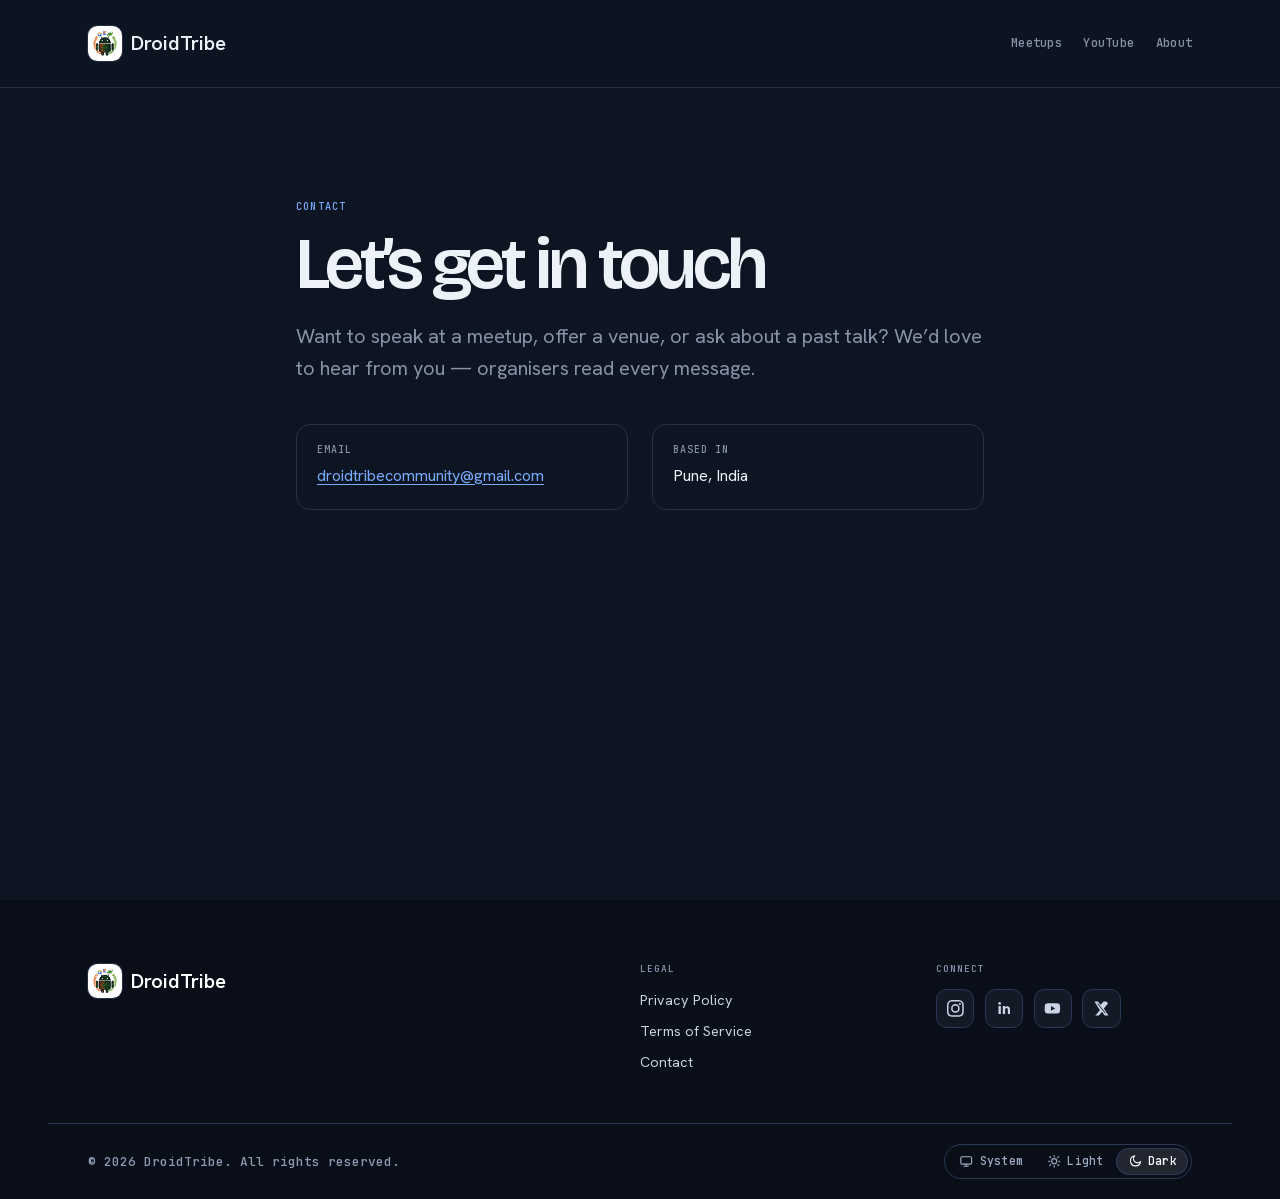
<file: contact.html>
<!doctype html>
<html lang="en" data-theme="dark">
  <head>
    <meta charset="UTF-8" />
    <meta name="viewport" content="width=device-width, initial-scale=1" />
    <meta
      name="description"
      content="Get in touch with the DroidTribe organisers about speaking, venues or past talks."
    />
    <meta name="theme-color" content="#0e1522" />
    <title>Contact — DroidTribe</title>
    <link
      rel="icon"
      type="image/png"
      sizes="32x32"
      href="assets/brand/favicon-32.png"
    />
    <link
      rel="icon"
      type="image/png"
      sizes="256x256"
      href="assets/brand/mark.png"
    />
    <link rel="apple-touch-icon" href="assets/brand/apple-touch-icon.png" />
    <link rel="stylesheet" href="css/tokens.css?v=20260826-0900" />
    <link rel="stylesheet" href="css/base.css?v=20260826-0900" />
    <link rel="stylesheet" href="css/header.css?v=20260826-0900" />
    <link rel="stylesheet" href="css/hero.css?v=20260826-0900" />
    <link rel="stylesheet" href="css/about.css?v=20260826-0900" />
    <link rel="stylesheet" href="css/archive.css?v=20260826-0900" />
    <link rel="stylesheet" href="css/lightbox.css?v=20260826-0900" />
    <link rel="stylesheet" href="css/footer.css?v=20260826-0900" />
    <link rel="stylesheet" href="css/legal.css?v=20260826-0900" />
    <link rel="stylesheet" href="css/embed.css?v=20260826-0900" />
  </head>
  <body>
    <a class="skip-link" href="#main">Skip to content</a>
    <header class="site-header">
      <a class="wordmark" href="index.html" aria-label="DroidTribe home"
        ><img src="assets/brand/mark.png" alt="" /><span data-site-name
          >DroidTribe</span
        ></a
      >
      <button
        class="nav-toggle"
        type="button"
        data-nav-toggle
        aria-expanded="false"
        aria-controls="site-nav"
        aria-label="Open menu"
      >
        <svg
          class="nav-toggle-lines"
          viewBox="0 0 24 24"
          fill="none"
          stroke="currentColor"
          stroke-width="2"
          stroke-linecap="round"
          aria-hidden="true"
        >
          <path d="M4 7h16M4 12h16M4 17h16" />
        </svg>
        <svg
          class="nav-toggle-cross"
          viewBox="0 0 24 24"
          fill="none"
          stroke="currentColor"
          stroke-width="2"
          stroke-linecap="round"
          aria-hidden="true"
        >
          <path d="M6 6l12 12M18 6 6 18" />
        </svg>
      </button>
      <nav id="site-nav" aria-label="Primary">
        <a href="index.html#meetups">Meetups</a
        ><a data-site-youtube target="_blank" rel="noreferrer">YouTube</a
        ><a href="index.html#about">About</a>
      </nav>
    </header>

    <main class="legal-page" id="main">
      <article class="shell legal-shell contact-content">
        <p class="eyebrow">Contact</p>
        <h1>Let’s get in touch</h1>
        <p class="legal-lede">
          Want to speak at a meetup, offer a venue, or ask about a past talk?
          We’d love to hear from you — organisers read every message.
        </p>
        <div class="contact-details">
          <div><span>Email</span><a data-site-email></a></div>
          <div>
            <span>Based in</span>
            <p>Pune, India</p>
          </div>
        </div>
      </article>
    </main>

    <footer class="footer">
      <div class="shell footer-grid">
        <div class="footer-brand">
          <a class="wordmark" href="index.html">
            <img src="assets/brand/mark.png" alt="" />
            <span data-site-name>DroidTribe</span>
          </a>
        </div>
        <div>
          <p class="footer-label">Legal</p>
          <a href="privacy-policy.html">Privacy Policy</a>
          <a href="terms-of-services.html">Terms of Service</a>
          <a href="contact.html">Contact</a>
        </div>
        <div>
          <p class="footer-label">Connect</p>
          <div class="footer-socials" data-site-socials></div>
        </div>
      </div>
      <div class="shell footer-bottom">
        <span class="footer-copyright"
          >© <span data-site-year>2026</span>
          <span data-site-name>DroidTribe</span>. All rights reserved.</span
        >
        <div
          class="theme-switcher footer-theme-switcher"
          role="radiogroup"
          aria-label="Color theme"
        >
          <button type="button" role="radio" data-theme-choice="system">
            <svg
              viewBox="0 0 24 24"
              fill="none"
              stroke="currentColor"
              stroke-width="1.9"
              stroke-linecap="round"
              stroke-linejoin="round"
              aria-hidden="true"
            >
              <rect x="3" y="4.5" width="18" height="12.5" rx="2" />
              <path d="M8.5 20.5h7M12 17v3.5" /></svg
            >System
          </button>
          <button type="button" role="radio" data-theme-choice="light">
            <svg
              viewBox="0 0 24 24"
              fill="none"
              stroke="currentColor"
              stroke-width="1.9"
              stroke-linecap="round"
              stroke-linejoin="round"
              aria-hidden="true"
            >
              <circle cx="12" cy="12" r="4.2" />
              <path
                d="M12 2.5v2.2M12 19.3v2.2M4.6 4.6l1.6 1.6M17.8 17.8l1.6 1.6M2.5 12h2.2M19.3 12h2.2M4.6 19.4l1.6-1.6M17.8 6.2l1.6-1.6"
              /></svg
            >Light
          </button>
          <button type="button" role="radio" data-theme-choice="dark">
            <svg
              viewBox="0 0 24 24"
              fill="none"
              stroke="currentColor"
              stroke-width="1.9"
              stroke-linecap="round"
              stroke-linejoin="round"
              aria-hidden="true"
            >
              <path
                d="M21 12.8A8.5 8.5 0 1 1 11.2 3a6.6 6.6 0 0 0 9.8 9.8z"
              /></svg
            >Dark
          </button>
        </div>
      </div>
    </footer>
    <script src="data/site.js?v=20260826-0900"></script>
    <script src="js/env.js?v=20260826-0900"></script>
    <script src="js/site.js?v=20260826-0900"></script>
    <script src="js/theme.js?v=20260826-0900"></script>
    <script src="js/nav.js?v=20260826-0900"></script>
    <script src="js/embed.js?v=20260826-0900"></script>
  </body>
</html>
</file>
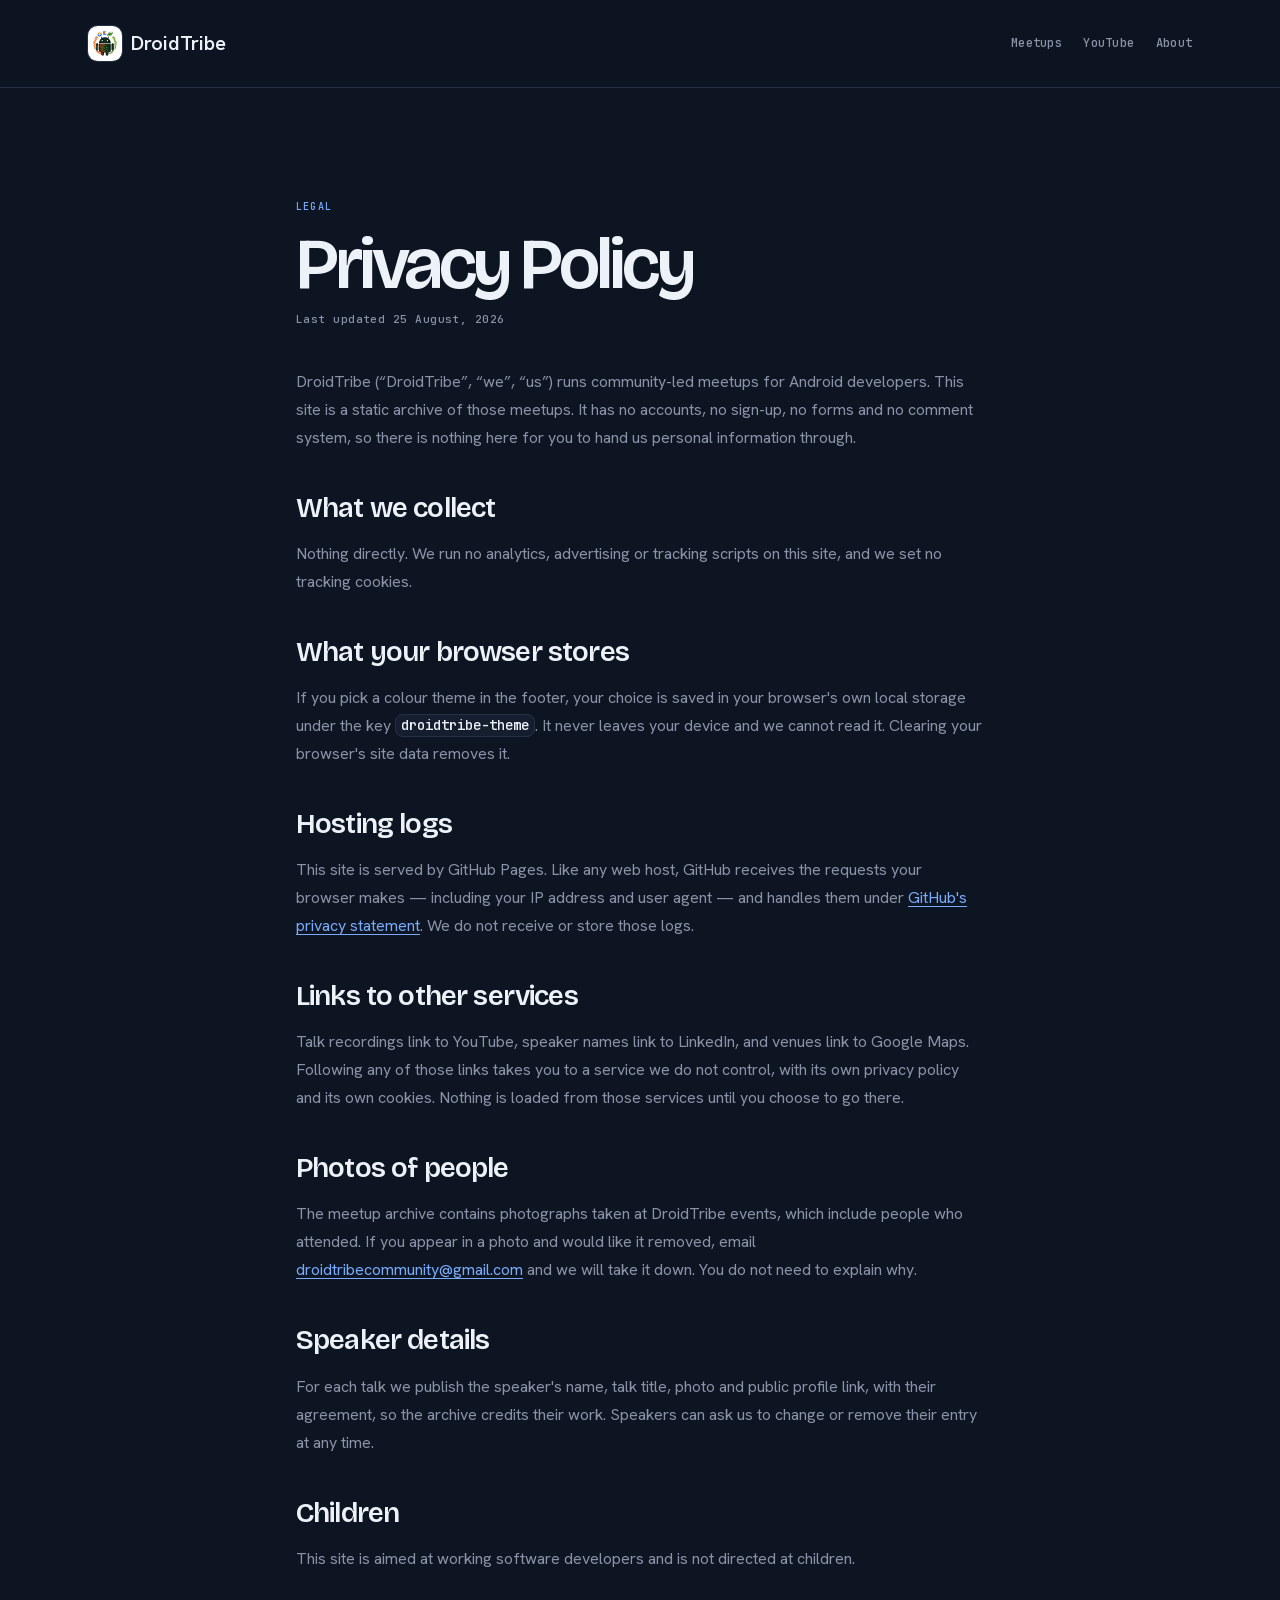
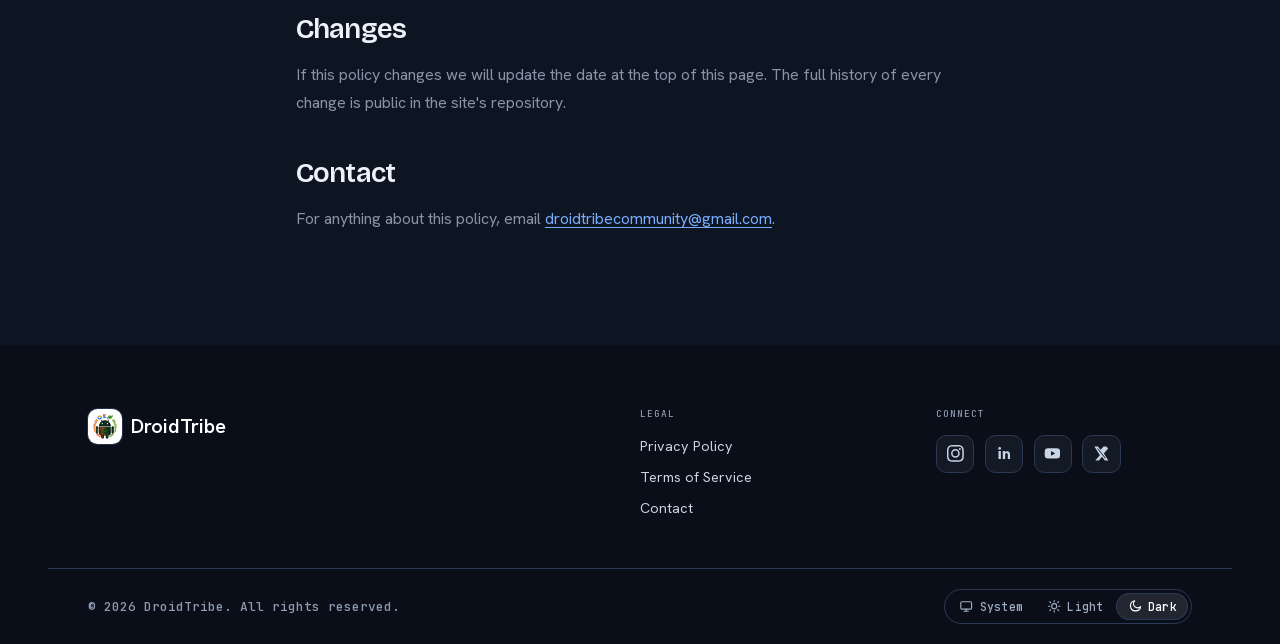
<file: privacy-policy.html>
<!doctype html>
<html lang="en" data-theme="dark">
  <head>
    <meta charset="UTF-8" />
    <meta name="viewport" content="width=device-width, initial-scale=1" />
    <meta
      name="description"
      content="How the DroidTribe meetup archive handles data: no accounts, no analytics, no tracking cookies."
    />
    <meta name="theme-color" content="#0e1522" />
    <title>Privacy Policy — DroidTribe</title>
    <link
      rel="icon"
      type="image/png"
      sizes="32x32"
      href="assets/brand/favicon-32.png"
    />
    <link
      rel="icon"
      type="image/png"
      sizes="256x256"
      href="assets/brand/mark.png"
    />
    <link rel="apple-touch-icon" href="assets/brand/apple-touch-icon.png" />
    <link rel="stylesheet" href="css/tokens.css?v=20260826-0900" />
    <link rel="stylesheet" href="css/base.css?v=20260826-0900" />
    <link rel="stylesheet" href="css/header.css?v=20260826-0900" />
    <link rel="stylesheet" href="css/hero.css?v=20260826-0900" />
    <link rel="stylesheet" href="css/about.css?v=20260826-0900" />
    <link rel="stylesheet" href="css/archive.css?v=20260826-0900" />
    <link rel="stylesheet" href="css/lightbox.css?v=20260826-0900" />
    <link rel="stylesheet" href="css/footer.css?v=20260826-0900" />
    <link rel="stylesheet" href="css/legal.css?v=20260826-0900" />
    <link rel="stylesheet" href="css/embed.css?v=20260826-0900" />
  </head>
  <body>
    <a class="skip-link" href="#main">Skip to content</a>
    <header class="site-header">
      <a class="wordmark" href="index.html" aria-label="DroidTribe home"
        ><img src="assets/brand/mark.png" alt="" /><span data-site-name
          >DroidTribe</span
        ></a
      >
      <button
        class="nav-toggle"
        type="button"
        data-nav-toggle
        aria-expanded="false"
        aria-controls="site-nav"
        aria-label="Open menu"
      >
        <svg
          class="nav-toggle-lines"
          viewBox="0 0 24 24"
          fill="none"
          stroke="currentColor"
          stroke-width="2"
          stroke-linecap="round"
          aria-hidden="true"
        >
          <path d="M4 7h16M4 12h16M4 17h16" />
        </svg>
        <svg
          class="nav-toggle-cross"
          viewBox="0 0 24 24"
          fill="none"
          stroke="currentColor"
          stroke-width="2"
          stroke-linecap="round"
          aria-hidden="true"
        >
          <path d="M6 6l12 12M18 6 6 18" />
        </svg>
      </button>
      <nav id="site-nav" aria-label="Primary">
        <a href="index.html#meetups">Meetups</a
        ><a data-site-youtube target="_blank" rel="noreferrer">YouTube</a
        ><a href="index.html#about">About</a>
      </nav>
    </header>

    <main class="legal-page" id="main">
      <article class="shell legal-shell">
        <p class="eyebrow">Legal</p>
        <h1>Privacy Policy</h1>
        <p class="legal-updated">Last updated 25 August, 2026</p>
        <div class="legal-content">
          <p>
            DroidTribe (“DroidTribe”, “we”, “us”) runs community-led meetups for
            Android developers. This site is a static archive of those meetups.
            It has no accounts, no sign-up, no forms and no comment system, so
            there is nothing here for you to hand us personal information
            through.
          </p>
          <h2>What we collect</h2>
          <p>
            Nothing directly. We run no analytics, advertising or tracking
            scripts on this site, and we set no tracking cookies.
          </p>
          <h2>What your browser stores</h2>
          <p>
            If you pick a colour theme in the footer, your choice is saved in
            your browser's own local storage under the key
            <code>droidtribe-theme</code>. It never leaves your device and we
            cannot read it. Clearing your browser's site data removes it.
          </p>
          <h2>Hosting logs</h2>
          <p>
            This site is served by GitHub Pages. Like any web host, GitHub
            receives the requests your browser makes — including your IP address
            and user agent — and handles them under
            <a
              href="https://docs.github.com/site-policy/privacy-policies/github-general-privacy-statement"
              target="_blank"
              rel="noreferrer"
              >GitHub's privacy statement</a
            >. We do not receive or store those logs.
          </p>
          <h2>Links to other services</h2>
          <p>
            Talk recordings link to YouTube, speaker names link to LinkedIn, and
            venues link to Google Maps. Following any of those links takes you
            to a service we do not control, with its own privacy policy and its
            own cookies. Nothing is loaded from those services until you choose
            to go there.
          </p>
          <h2>Photos of people</h2>
          <p>
            The meetup archive contains photographs taken at DroidTribe events,
            which include people who attended. If you appear in a photo and
            would like it removed, email
            <a data-site-email></a>
            and we will take it down. You do not need to explain why.
          </p>
          <h2>Speaker details</h2>
          <p>
            For each talk we publish the speaker's name, talk title, photo and
            public profile link, with their agreement, so the archive credits
            their work. Speakers can ask us to change or remove their entry at
            any time.
          </p>
          <h2>Children</h2>
          <p>
            This site is aimed at working software developers and is not
            directed at children.
          </p>
          <h2>Changes</h2>
          <p>
            If this policy changes we will update the date at the top of this
            page. The full history of every change is public in the site's
            repository.
          </p>
          <h2>Contact</h2>
          <p>
            For anything about this policy, email
            <a data-site-email></a>.
          </p>
        </div>
      </article>
    </main>

    <footer class="footer">
      <div class="shell footer-grid">
        <div class="footer-brand">
          <a class="wordmark" href="index.html">
            <img src="assets/brand/mark.png" alt="" />
            <span data-site-name>DroidTribe</span>
          </a>
        </div>
        <div>
          <p class="footer-label">Legal</p>
          <a href="privacy-policy.html">Privacy Policy</a>
          <a href="terms-of-services.html">Terms of Service</a>
          <a href="contact.html">Contact</a>
        </div>
        <div>
          <p class="footer-label">Connect</p>
          <div class="footer-socials" data-site-socials></div>
        </div>
      </div>
      <div class="shell footer-bottom">
        <span class="footer-copyright"
          >© <span data-site-year>2026</span>
          <span data-site-name>DroidTribe</span>. All rights reserved.</span
        >
        <div
          class="theme-switcher footer-theme-switcher"
          role="radiogroup"
          aria-label="Color theme"
        >
          <button type="button" role="radio" data-theme-choice="system">
            <svg
              viewBox="0 0 24 24"
              fill="none"
              stroke="currentColor"
              stroke-width="1.9"
              stroke-linecap="round"
              stroke-linejoin="round"
              aria-hidden="true"
            >
              <rect x="3" y="4.5" width="18" height="12.5" rx="2" />
              <path d="M8.5 20.5h7M12 17v3.5" /></svg
            >System
          </button>
          <button type="button" role="radio" data-theme-choice="light">
            <svg
              viewBox="0 0 24 24"
              fill="none"
              stroke="currentColor"
              stroke-width="1.9"
              stroke-linecap="round"
              stroke-linejoin="round"
              aria-hidden="true"
            >
              <circle cx="12" cy="12" r="4.2" />
              <path
                d="M12 2.5v2.2M12 19.3v2.2M4.6 4.6l1.6 1.6M17.8 17.8l1.6 1.6M2.5 12h2.2M19.3 12h2.2M4.6 19.4l1.6-1.6M17.8 6.2l1.6-1.6"
              /></svg
            >Light
          </button>
          <button type="button" role="radio" data-theme-choice="dark">
            <svg
              viewBox="0 0 24 24"
              fill="none"
              stroke="currentColor"
              stroke-width="1.9"
              stroke-linecap="round"
              stroke-linejoin="round"
              aria-hidden="true"
            >
              <path
                d="M21 12.8A8.5 8.5 0 1 1 11.2 3a6.6 6.6 0 0 0 9.8 9.8z"
              /></svg
            >Dark
          </button>
        </div>
      </div>
    </footer>
    <script src="data/site.js?v=20260826-0900"></script>
    <script src="js/env.js?v=20260826-0900"></script>
    <script src="js/site.js?v=20260826-0900"></script>
    <script src="js/theme.js?v=20260826-0900"></script>
    <script src="js/nav.js?v=20260826-0900"></script>
    <script src="js/embed.js?v=20260826-0900"></script>
  </body>
</html>
</file>
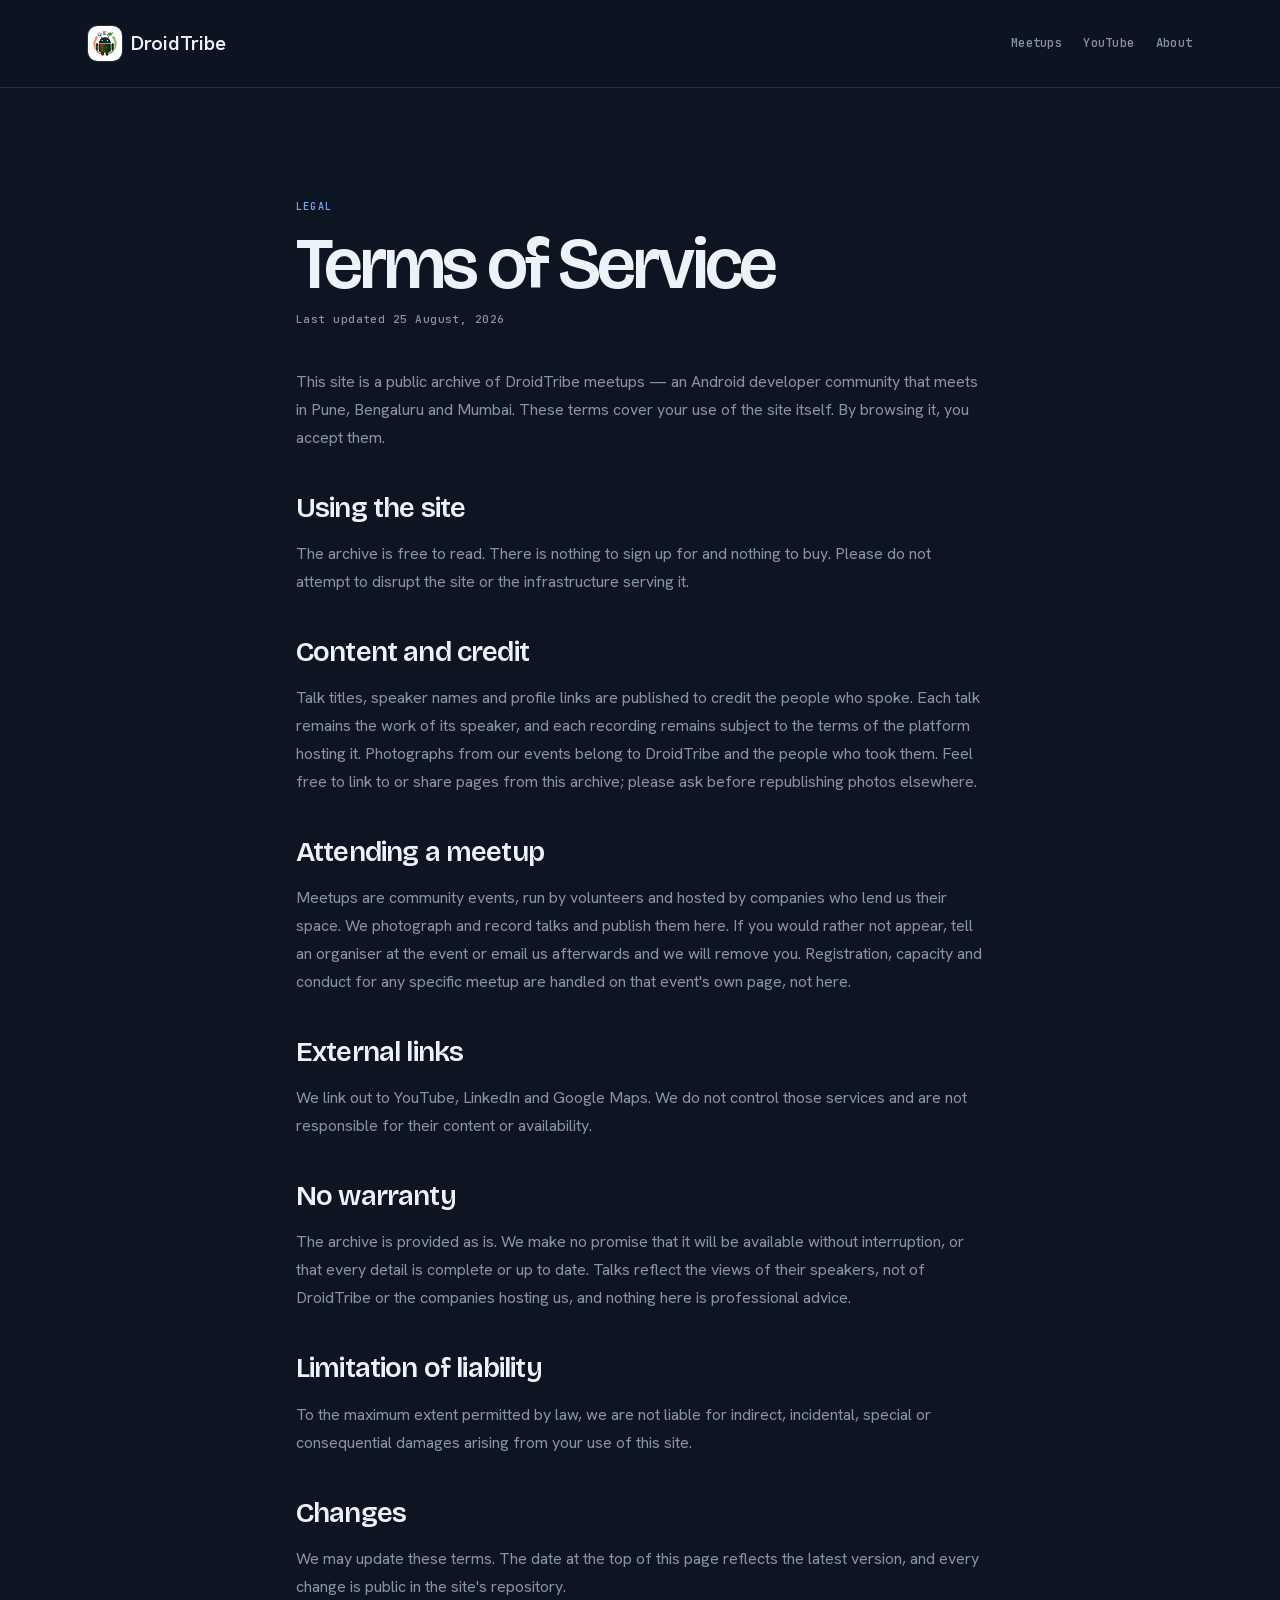
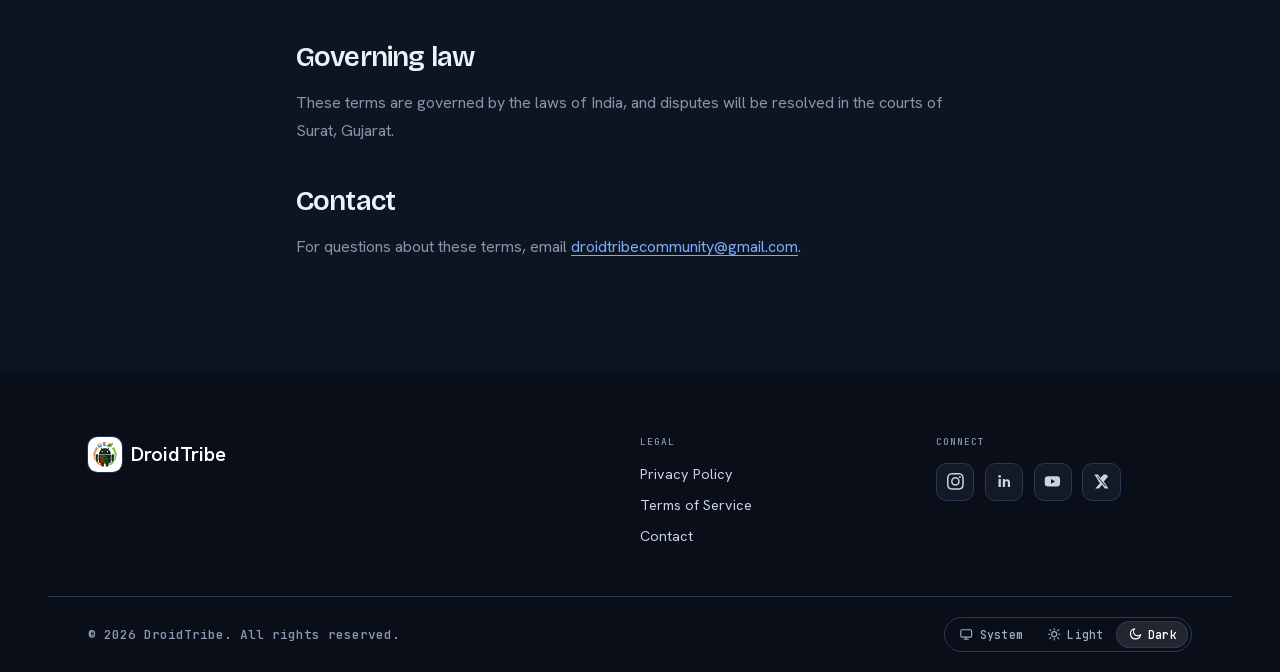
<file: terms-of-services.html>
<!doctype html>
<html lang="en" data-theme="dark">
  <head>
    <meta charset="UTF-8" />
    <meta name="viewport" content="width=device-width, initial-scale=1" />
    <meta
      name="description"
      content="The terms covering use of the DroidTribe meetup archive."
    />
    <meta name="theme-color" content="#0e1522" />
    <title>Terms of Service — DroidTribe</title>
    <link
      rel="icon"
      type="image/png"
      sizes="32x32"
      href="assets/brand/favicon-32.png"
    />
    <link
      rel="icon"
      type="image/png"
      sizes="256x256"
      href="assets/brand/mark.png"
    />
    <link rel="apple-touch-icon" href="assets/brand/apple-touch-icon.png" />
    <link rel="stylesheet" href="css/tokens.css?v=20260826-0900" />
    <link rel="stylesheet" href="css/base.css?v=20260826-0900" />
    <link rel="stylesheet" href="css/header.css?v=20260826-0900" />
    <link rel="stylesheet" href="css/hero.css?v=20260826-0900" />
    <link rel="stylesheet" href="css/about.css?v=20260826-0900" />
    <link rel="stylesheet" href="css/archive.css?v=20260826-0900" />
    <link rel="stylesheet" href="css/lightbox.css?v=20260826-0900" />
    <link rel="stylesheet" href="css/footer.css?v=20260826-0900" />
    <link rel="stylesheet" href="css/legal.css?v=20260826-0900" />
    <link rel="stylesheet" href="css/embed.css?v=20260826-0900" />
  </head>
  <body>
    <a class="skip-link" href="#main">Skip to content</a>
    <header class="site-header">
      <a class="wordmark" href="index.html" aria-label="DroidTribe home"
        ><img src="assets/brand/mark.png" alt="" /><span data-site-name
          >DroidTribe</span
        ></a
      >
      <button
        class="nav-toggle"
        type="button"
        data-nav-toggle
        aria-expanded="false"
        aria-controls="site-nav"
        aria-label="Open menu"
      >
        <svg
          class="nav-toggle-lines"
          viewBox="0 0 24 24"
          fill="none"
          stroke="currentColor"
          stroke-width="2"
          stroke-linecap="round"
          aria-hidden="true"
        >
          <path d="M4 7h16M4 12h16M4 17h16" />
        </svg>
        <svg
          class="nav-toggle-cross"
          viewBox="0 0 24 24"
          fill="none"
          stroke="currentColor"
          stroke-width="2"
          stroke-linecap="round"
          aria-hidden="true"
        >
          <path d="M6 6l12 12M18 6 6 18" />
        </svg>
      </button>
      <nav id="site-nav" aria-label="Primary">
        <a href="index.html#meetups">Meetups</a
        ><a data-site-youtube target="_blank" rel="noreferrer">YouTube</a
        ><a href="index.html#about">About</a>
      </nav>
    </header>

    <main class="legal-page" id="main">
      <article class="shell legal-shell">
        <p class="eyebrow">Legal</p>
        <h1>Terms of Service</h1>
        <p class="legal-updated">Last updated 25 August, 2026</p>
        <div class="legal-content">
          <p>
            This site is a public archive of DroidTribe meetups — an Android
            developer community that meets in Pune, Bengaluru and Mumbai. These
            terms cover your use of the site itself. By browsing it, you accept
            them.
          </p>
          <h2>Using the site</h2>
          <p>
            The archive is free to read. There is nothing to sign up for and
            nothing to buy. Please do not attempt to disrupt the site or the
            infrastructure serving it.
          </p>
          <h2>Content and credit</h2>
          <p>
            Talk titles, speaker names and profile links are published to credit
            the people who spoke. Each talk remains the work of its speaker, and
            each recording remains subject to the terms of the platform hosting
            it. Photographs from our events belong to DroidTribe and the people
            who took them. Feel free to link to or share pages from this
            archive; please ask before republishing photos elsewhere.
          </p>
          <h2>Attending a meetup</h2>
          <p>
            Meetups are community events, run by volunteers and hosted by
            companies who lend us their space. We photograph and record talks
            and publish them here. If you would rather not appear, tell an
            organiser at the event or email us afterwards and we will remove
            you. Registration, capacity and conduct for any specific meetup are
            handled on that event's own page, not here.
          </p>
          <h2>External links</h2>
          <p>
            We link out to YouTube, LinkedIn and Google Maps. We do not control
            those services and are not responsible for their content or
            availability.
          </p>
          <h2>No warranty</h2>
          <p>
            The archive is provided as is. We make no promise that it will be
            available without interruption, or that every detail is complete or
            up to date. Talks reflect the views of their speakers, not of
            DroidTribe or the companies hosting us, and nothing here is
            professional advice.
          </p>
          <h2>Limitation of liability</h2>
          <p>
            To the maximum extent permitted by law, we are not liable for
            indirect, incidental, special or consequential damages arising from
            your use of this site.
          </p>
          <h2>Changes</h2>
          <p>
            We may update these terms. The date at the top of this page reflects
            the latest version, and every change is public in the site's
            repository.
          </p>
          <h2>Governing law</h2>
          <p>
            These terms are governed by the laws of India, and disputes will be
            resolved in the courts of Surat, Gujarat.
          </p>
          <h2>Contact</h2>
          <p>
            For questions about these terms, email
            <a data-site-email></a>.
          </p>
        </div>
      </article>
    </main>

    <footer class="footer">
      <div class="shell footer-grid">
        <div class="footer-brand">
          <a class="wordmark" href="index.html">
            <img src="assets/brand/mark.png" alt="" />
            <span data-site-name>DroidTribe</span>
          </a>
        </div>
        <div>
          <p class="footer-label">Legal</p>
          <a href="privacy-policy.html">Privacy Policy</a>
          <a href="terms-of-services.html">Terms of Service</a>
          <a href="contact.html">Contact</a>
        </div>
        <div>
          <p class="footer-label">Connect</p>
          <div class="footer-socials" data-site-socials></div>
        </div>
      </div>
      <div class="shell footer-bottom">
        <span class="footer-copyright"
          >© <span data-site-year>2026</span>
          <span data-site-name>DroidTribe</span>. All rights reserved.</span
        >
        <div
          class="theme-switcher footer-theme-switcher"
          role="radiogroup"
          aria-label="Color theme"
        >
          <button type="button" role="radio" data-theme-choice="system">
            <svg
              viewBox="0 0 24 24"
              fill="none"
              stroke="currentColor"
              stroke-width="1.9"
              stroke-linecap="round"
              stroke-linejoin="round"
              aria-hidden="true"
            >
              <rect x="3" y="4.5" width="18" height="12.5" rx="2" />
              <path d="M8.5 20.5h7M12 17v3.5" /></svg
            >System
          </button>
          <button type="button" role="radio" data-theme-choice="light">
            <svg
              viewBox="0 0 24 24"
              fill="none"
              stroke="currentColor"
              stroke-width="1.9"
              stroke-linecap="round"
              stroke-linejoin="round"
              aria-hidden="true"
            >
              <circle cx="12" cy="12" r="4.2" />
              <path
                d="M12 2.5v2.2M12 19.3v2.2M4.6 4.6l1.6 1.6M17.8 17.8l1.6 1.6M2.5 12h2.2M19.3 12h2.2M4.6 19.4l1.6-1.6M17.8 6.2l1.6-1.6"
              /></svg
            >Light
          </button>
          <button type="button" role="radio" data-theme-choice="dark">
            <svg
              viewBox="0 0 24 24"
              fill="none"
              stroke="currentColor"
              stroke-width="1.9"
              stroke-linecap="round"
              stroke-linejoin="round"
              aria-hidden="true"
            >
              <path
                d="M21 12.8A8.5 8.5 0 1 1 11.2 3a6.6 6.6 0 0 0 9.8 9.8z"
              /></svg
            >Dark
          </button>
        </div>
      </div>
    </footer>
    <script src="data/site.js?v=20260826-0900"></script>
    <script src="js/env.js?v=20260826-0900"></script>
    <script src="js/site.js?v=20260826-0900"></script>
    <script src="js/theme.js?v=20260826-0900"></script>
    <script src="js/nav.js?v=20260826-0900"></script>
    <script src="js/embed.js?v=20260826-0900"></script>
  </body>
</html>
</file>
<file: css/tokens.css>
/* Design tokens. Every colour, space, radius and easing the site uses lives
   here — nothing else hardcodes a colour. The palette mirrors the tones used on
   hadiyarajesh.com so the archive looks identical when embedded there. */
:root {
  --color-ink: #16233c;
  --color-text: #56616f;
  --color-muted: #6b7793;
  --color-faint: #737c8f;
  --color-accent: #2a6fe4;
  --color-accent-deep: #1b4fb0;
  --color-surface: #ffffff;
  --color-surface-alt: #f7f9fc;
  --color-border: #e8ecf2;
  --color-divider: #edf1f6;
  --color-chip: #f4f8ff;
  --color-chip-border: #dce6f8;
  --color-dot-grid: #d6e2f4;
  --color-highlight: rgba(42, 111, 228, 0.16);
  --color-footer: #0f1b30;
  --color-success: #23a35a;
  --color-overlay: rgba(12, 19, 32, 0.7);
  /* Embedded, the dialog scrim covers the whole iframe and the host page's
     translucent header samples it. Tint towards the page's own surface so the
     header keeps picking up what it always did. */
  --color-embed-scrim: rgba(255, 255, 255, 0.86);
  --color-on-accent: #ffffff;
  --color-footer-text: #c9d4e6;
  --color-footer-muted: #9fadc4;
  --color-footer-faint: #8d9ab2;
  --color-footer-rule: #2a3a56;
  --color-photo-control: rgba(15, 27, 48, 0.55);
  --color-lightbox-control: rgba(14, 21, 34, 0.65);
  --shadow-accent: 0 0.65rem 1.35rem rgba(42, 111, 228, 0.28);
  --shadow-hero: 0 30px 60px rgba(22, 36, 60, 0.16);
  --shadow-founder: 0 1.4rem 2.8rem rgba(22, 36, 60, 0.15);
  --shadow-card: 0 20px 40px rgba(22, 36, 60, 0.12);
  --shadow-photo: 0 0.8rem 1.75rem rgba(22, 36, 60, 0.16);
  --shadow-lightbox: 0 2.5rem 6rem rgba(10, 18, 30, 0.48);
  --font-display: 'Bricolage Grotesque', Arial, sans-serif;
  --font-body: 'Hanken Grotesk', Arial, sans-serif;
  --font-mono: 'JetBrains Mono', ui-monospace, monospace;
  --space-1: 0.25rem;
  --space-2: 0.5rem;
  --space-3: 0.75rem;
  --space-4: 1rem;
  --space-5: 1.25rem;
  --space-6: 1.5rem;
  --space-8: 2rem;
  --space-10: 2.5rem;
  --space-12: 3rem;
  --space-16: 4rem;
  --space-20: 5rem;
  --space-24: 6rem;
  --radius-sm: 0.5rem;
  --radius-md: 0.875rem;
  --radius-lg: 1.125rem;
  --radius-pill: 999px;
  --ease-out: cubic-bezier(0.16, 1, 0.3, 1);
  --ease-in: cubic-bezier(0.7, 0, 0.84, 0);
  --ease-in-out: cubic-bezier(0.65, 0, 0.35, 1);
  --dur-fast: 160ms;
  --dur-base: 240ms;
}

:root[data-theme='dark'] {
  --color-ink: #edf1f8;
  --color-text: #c4ccdb;
  --color-muted: #8993a7;
  --color-faint: #8993a7;
  --color-accent: #4c8df6;
  --color-accent-deep: #78abfb;
  --color-surface: #0e1522;
  --color-surface-alt: #151e2e;
  --color-border: #253044;
  --color-divider: #1e2839;
  --color-chip: #16233c;
  --color-chip-border: #29395b;
  --color-dot-grid: #202e48;
  --color-footer: #090e18;
  --color-success: #34c06e;
  --color-overlay: rgba(5, 9, 16, 0.84);
  --color-embed-scrim: rgba(14, 21, 34, 0.88);
  --shadow-accent: 0 0.65rem 1.35rem rgba(42, 111, 228, 0.4);
  --shadow-hero: 0 30px 60px rgba(0, 0, 0, 0.55);
  --shadow-founder: 0 1.4rem 2.8rem rgba(0, 0, 0, 0.44);
  --shadow-card: 0 20px 40px rgba(0, 0, 0, 0.5);
  --shadow-photo: 0 0.8rem 1.75rem rgba(0, 0, 0, 0.45);
  --shadow-lightbox: 0 2.5rem 6rem rgba(0, 0, 0, 0.72);
}
</file>
<file: css/base.css>
/* Reset, page ground, shared typography and the handful of utilities used
   across every page. */
@font-face {
  font-family: 'Bricolage Grotesque';
  src: url('../assets/fonts/bricolage-grotesque.woff2') format('woff2');
  font-weight: 200 800;
  font-display: swap;
}
@font-face {
  font-family: 'Hanken Grotesk';
  src: url('../assets/fonts/hanken-grotesk.woff2') format('woff2');
  font-weight: 400 700;
  font-display: swap;
}
@font-face {
  font-family: 'JetBrains Mono';
  src: url('../assets/fonts/jetbrains-mono.woff2') format('woff2');
  font-weight: 400 500;
  font-display: swap;
}

* {
  box-sizing: border-box;
}
html,
body {
  min-width: 0;
  overflow-x: clip;
}
html {
  scroll-behavior: smooth;
  scroll-padding-top: 5.5rem;
}
body {
  margin: 0;
  color: var(--color-text);
  background: var(--color-surface);
  font: 400 1rem/1.62 var(--font-body);
  -webkit-font-smoothing: antialiased;
}
button,
a {
  -webkit-tap-highlight-color: transparent;
}
a {
  color: inherit;
}
button {
  font: inherit;
}
img {
  display: block;
  max-width: 100%;
}
:focus-visible {
  outline: 3px solid var(--color-accent);
  outline-offset: 3px;
}
.shell {
  width: min(100%, 74rem);
  margin: 0 auto;
  padding-inline: clamp(1.25rem, 4vw, 2.5rem);
}
.skip-link {
  position: fixed;
  z-index: 20;
  left: var(--space-4);
  top: -4rem;
  padding: var(--space-2) var(--space-4);
  background: var(--color-accent);
  color: var(--color-on-accent);
  border-radius: var(--radius-sm);
  text-decoration: none;
  transition: top var(--dur-fast) var(--ease-out);
}
.skip-link:focus {
  top: var(--space-4);
}

h1,
h2,
h3,
p {
  overflow-wrap: anywhere;
}
h1,
h2,
h3 {
  min-width: 0;
  margin: 0;
  color: var(--color-ink);
  font-family: var(--font-display);
  font-style: normal;
  letter-spacing: -0.04em;
  line-height: 0.98;
}
.eyebrow {
  margin: 0;
  color: var(--color-accent-deep);
  font: 500 0.64rem/1.3 var(--font-mono);
  letter-spacing: 0.12em;
  text-transform: uppercase;
}

/* A faint dot field behind the hero, matching hadiyarajesh.com. Fades out
   downwards so it never fights the copy below it. */
.dot-grid-bg {
  position: absolute;
  inset: 0;
  pointer-events: none;
  background-image: radial-gradient(
    var(--color-dot-grid) 1.1px,
    transparent 1.1px
  );
  background-size: 26px 26px;
  opacity: 0.5;
  mask-image: linear-gradient(#000, transparent 80%);
  -webkit-mask-image: linear-gradient(#000, transparent 80%);
}

.sr-only {
  position: absolute;
  width: 1px;
  height: 1px;
  padding: 0;
  overflow: hidden;
  clip: rect(0, 0, 0, 0);
  white-space: nowrap;
  border: 0;
}

button:disabled,
a[aria-disabled='true'] {
  cursor: not-allowed;
  opacity: 0.55;
  pointer-events: none;
}

.button-primary:active,
.meetup-trigger:active,
.photo-button:active,
.icon-button:active {
  transform: translateY(1px);
}

@media (max-width: 34rem) {
  html {
    scroll-padding-top: 4.5rem;
  }
}
@media (prefers-reduced-motion: reduce) {
  *,
  *::before,
  *::after {
    scroll-behavior: auto !important;
    transition-duration: 1ms !important;
    animation-duration: 1ms !important;
  }
}
</file>
<file: css/header.css>
/* Sticky site header, wordmark, and the primary nav — a row on wide screens,
   a panel behind a menu button below 48rem. */
.site-header {
  min-height: 5.5rem;
  display: flex;
  align-items: center;
  gap: var(--space-6);
  padding-inline: max(calc((100vw - 74rem) / 2 + 2.5rem), 1.25rem);
  border-bottom: 1px solid var(--color-border);
  background: color-mix(in srgb, var(--color-surface) 88%, transparent);
  backdrop-filter: blur(12px);
  position: sticky;
  top: 0;
  z-index: 10;
}
.wordmark {
  display: inline-flex;
  align-items: center;
  gap: 0.55rem;
  color: var(--color-ink);
  font: 600 1.25rem/1 var(--font-body);
  text-decoration: none;
  white-space: nowrap;
}
.wordmark img {
  width: 2.15rem;
  height: 2.15rem;
  /* The mark sits on a white tile with its padding baked into the file, so the
     icons around its edge never touch the rounded corners. The ring gives the
     tile an edge on the light theme, where the header is white too. */
  border-radius: 28%;
  background: #fff;
  box-shadow: 0 0 0 1px var(--color-border);
}
.site-header nav {
  display: flex;
  align-items: center;
  gap: 1.35rem;
  margin-left: auto;
}
.site-header nav a,
.theme-switcher button {
  color: var(--color-muted);
  background: transparent;
  border: 0;
  padding: 0;
  font: 500 0.76rem/1 var(--font-mono);
  text-decoration: none;
  letter-spacing: 0.02em;
  white-space: nowrap;
  cursor: pointer;
}
.site-header nav a:hover,
.site-header nav a:focus-visible,
.theme-switcher button:hover,
.theme-switcher button[aria-pressed='true'] {
  color: var(--color-accent);
}
/* Social links sit beside the nav rather than replacing it — the nav is
   wayfinding, these are ways out. */
.header-socials {
  display: inline-flex;
  align-items: center;
  gap: 0.35rem;
  margin-left: 0.15rem;
}
.header-socials::before {
  content: '';
  width: 1px;
  height: 1.15rem;
  margin-right: 0.95rem;
  background: var(--color-border);
}
.header-socials a {
  display: grid;
  place-items: center;
  width: 1.85rem;
  height: 1.85rem;
  border-radius: var(--radius-sm);
  color: var(--color-muted);
}
.header-socials a:hover {
  color: var(--color-accent);
  background: var(--color-chip);
}
.header-socials svg {
  width: 0.95rem;
  height: 0.95rem;
  fill: currentColor;
}
.nav-toggle {
  display: none;
  place-items: center;
  width: 2.6rem;
  height: 2.6rem;
  margin-left: auto;
  padding: 0;
  border: 1px solid var(--color-border);
  border-radius: var(--radius-sm);
  background: var(--color-surface);
  color: var(--color-ink);
  cursor: pointer;
}
.nav-toggle svg {
  width: 1.25rem;
  height: 1.25rem;
}
.nav-toggle-cross,
.nav-is-open .nav-toggle-lines {
  display: none;
}
.nav-is-open .nav-toggle-cross {
  display: block;
}

.theme-switcher {
  display: flex;
  align-items: center;
  gap: 0.45rem;
}
.theme-switcher button {
  padding: 0.38rem 0.48rem;
  border: 1px solid transparent;
  border-radius: var(--radius-pill);
}
.theme-switcher button[aria-pressed='true'] {
  border-color: var(--color-chip-border);
  background: var(--color-chip);
}

@media (max-width: 48rem) {
  .site-header {
    gap: var(--space-3);
  }
  .nav-toggle {
    display: grid;
  }
  .site-header nav {
    position: absolute;
    left: 0;
    right: 0;
    top: 100%;
    z-index: 11;
    flex-direction: column;
    gap: 0;
    margin: 0;
    padding: var(--space-2) clamp(1.25rem, 4vw, 2.5rem) var(--space-4);
    border-bottom: 1px solid var(--color-border);
    background: var(--color-surface);
    box-shadow: var(--shadow-card);
    visibility: hidden;
    opacity: 0;
    transform: translateY(-0.5rem);
    transition:
      opacity var(--dur-fast) var(--ease-out),
      transform var(--dur-fast) var(--ease-out),
      visibility var(--dur-fast) var(--ease-out);
  }
  .site-header nav {
    align-items: stretch;
  }
  .nav-is-open .site-header nav {
    visibility: visible;
    opacity: 1;
    transform: none;
  }
  .site-header nav a {
    padding: 0.95rem 0;
    border-bottom: 1px solid var(--color-divider);
    font-size: 0.95rem;
    font-family: var(--font-body);
    letter-spacing: 0;
    color: var(--color-ink);
  }
  .site-header nav a:last-child {
    border-bottom: 0;
  }
  /* In the panel they become a row under the links, not another list item. */
  .header-socials {
    gap: 0.5rem;
    margin: var(--space-3) 0 0;
  }
  .header-socials::before {
    display: none;
  }
  .header-socials a {
    width: 2.4rem;
    height: 2.4rem;
    border: 1px solid var(--color-border);
  }
  .header-socials svg {
    width: 1.05rem;
    height: 1.05rem;
  }
}
@media (max-width: 34rem) {
  .site-header {
    min-height: 4rem;
  }
  .wordmark span {
    font-size: 0.9rem;
  }
  .wordmark img {
    width: 1.85rem;
    height: 1.85rem;
  }
}
</file>
<file: css/hero.css>
/* Hero: heading with the italic highlight, lede, derived stat row and CTA. */
.hero {
  position: relative;
  overflow: hidden;
  border-bottom: 1px solid var(--color-divider);
}
.hero-grid {
  display: grid;
  grid-template-columns: minmax(0, 1fr) minmax(20rem, 0.98fr);
  align-items: center;
  gap: clamp(var(--space-10), 7vw, var(--space-24));
  padding-block: clamp(var(--space-12), 8vw, var(--space-24));
}
.hero-grid,
.embed-back-link-wrap {
  position: relative;
}
h1 {
  margin-top: 0.4em;
  font-size: clamp(2.5rem, 6.5vw, 4.625rem);
  font-weight: 600;
  /* Roomy enough that the highlight background never touches the line above */
  line-height: 1.14;
  letter-spacing: -0.035em;
}
h1 em {
  display: inline;
  font-family: var(--font-display);
  font-style: italic;
  font-weight: inherit;
  letter-spacing: inherit;
  white-space: normal;
  background: var(--color-highlight);
  border-radius: 8px;
  padding: 0.05em 0.34em 0.05em 0.26em;
  -webkit-box-decoration-break: clone;
  box-decoration-break: clone;
}
.lede {
  max-width: 34rem;
  margin: var(--space-6) 0 0;
  color: var(--color-muted);
  font-size: clamp(0.95rem, 1.3vw, 1.12rem);
  font-weight: 600;
}
.stats {
  display: flex;
  flex-wrap: wrap;
  row-gap: var(--space-4);
  margin-top: 1.875rem;
}
.stats div {
  padding-right: 1.625rem;
  margin-right: 1.625rem;
  border-right: 1px solid var(--color-border);
}
.stats div:last-child {
  border: 0;
  padding-right: 0;
  margin-right: 0;
}
.stats strong,
.stats span {
  display: block;
}
.stats strong {
  color: var(--color-ink);
  font: 600 1.625rem/1 var(--font-display);
}
.stats span {
  margin-top: 0.3125rem;
  color: var(--color-muted);
  font: 500 0.625rem/1 var(--font-mono);
  letter-spacing: 0.08em;
  text-transform: uppercase;
}
.button-primary {
  display: inline-flex;
  align-items: center;
  gap: 0.6rem;
  margin-top: var(--space-8);
  padding: 0.8rem 1.2rem;
  border-radius: var(--radius-pill);
  background: var(--color-accent);
  color: var(--color-on-accent);
  box-shadow: var(--shadow-accent);
  font-weight: 600;
  text-decoration: none;
  white-space: nowrap;
  transition:
    transform var(--dur-base) var(--ease-out),
    background var(--dur-base) var(--ease-out);
}
.button-primary:hover {
  transform: translateY(-2px);
  background: var(--color-accent-deep);
}
.hero-image {
  margin: 0;
  overflow: hidden;
  border: 1px solid var(--color-border);
  border-radius: var(--radius-lg);
  background: var(--color-surface-alt);
  box-shadow: var(--shadow-hero);
}
.hero-image img {
  width: 100%;
  aspect-ratio: 1;
  object-fit: cover;
}

@media (max-width: 48rem) {
  .hero-grid {
    grid-template-columns: minmax(0, 1fr);
  }
  .hero-image {
    max-width: 33rem;
  }
}
</file>
<file: css/about.css>
/* "A Home for Android Developers" plus the organiser profiles. */
.about {
  padding-block: clamp(var(--space-16), 8vw, var(--space-24));
}
.about-intro {
  display: grid;
  grid-template-columns: minmax(0, 0.9fr) minmax(0, 1.15fr);
  gap: clamp(var(--space-8), 9vw, var(--space-24));
  padding-bottom: clamp(var(--space-12), 7vw, var(--space-20));
  border-bottom: 1px solid var(--color-divider);
}
.about-intro h2,
.section-heading h2 {
  font-size: clamp(2.65rem, 5.4vw, 4.65rem);
}
.about-intro > p {
  max-width: 39rem;
  margin: 0.25rem 0 0;
  color: var(--color-text);
  font-size: clamp(1rem, 1.35vw, 1.16rem);
  font-weight: 600;
}
.founders {
  display: grid;
  gap: clamp(var(--space-12), 7vw, var(--space-20));
  margin-top: clamp(var(--space-12), 7vw, var(--space-20));
}
.founder {
  display: grid;
  grid-template-columns: minmax(0, 0.96fr) minmax(0, 1fr);
  gap: clamp(var(--space-8), 6vw, var(--space-20));
  align-items: center;
}
.founder-reverse figure {
  order: 2;
}
.founder figure {
  margin: 0;
  overflow: hidden;
  border-radius: var(--radius-md);
  background: var(--color-surface-alt);
  box-shadow: var(--shadow-founder);
}
.founder img {
  width: 100%;
  aspect-ratio: 4 / 3;
  object-fit: cover;
}
.founder h3 {
  margin-top: var(--space-3);
  font-size: clamp(2rem, 3.5vw, 3.05rem);
}
.founder div > p:last-child {
  max-width: 38rem;
  margin: var(--space-4) 0 0;
  color: var(--color-muted);
}

@media (max-width: 48rem) {
  .about-intro,
  .founder {
    grid-template-columns: minmax(0, 1fr);
  }
  .founder-reverse figure {
    order: initial;
  }
  .founder figure {
    max-width: 35rem;
  }
}
</file>
<file: css/archive.css>
/* The meetup archive: timeline spine, expandable meetup cards, speaker grid
   and the horizontal photo strip. */
.archive {
  padding-block: clamp(var(--space-16), 8vw, var(--space-24));
  border-top: 1px solid var(--color-border);
  background: var(--color-surface-alt);
}
.section-heading {
  margin-bottom: var(--space-10);
}
.section-heading h2 {
  margin-top: 0;
}
.section-heading > p:last-child {
  margin: var(--space-4) 0 0;
  color: var(--color-muted);
}
.timeline {
  position: relative;
  display: grid;
  gap: var(--space-4);
  padding-left: 4rem;
}
.timeline::before {
  content: '';
  position: absolute;
  left: 1.32rem;
  top: 0.5rem;
  bottom: 0.5rem;
  width: 2px;
  background: linear-gradient(var(--color-ink), var(--color-border));
}
.meetup {
  position: relative;
}
.meetup-mark {
  position: absolute;
  z-index: 1;
  left: -4rem;
  top: 1.06rem;
  display: grid;
  width: 2.75rem;
  height: 2.75rem;
  place-items: center;
  border: 3px solid var(--color-surface-alt);
  border-radius: 0.75rem;
  background: var(--color-ink);
  box-shadow: 0 0 0 1px var(--color-border);
  color: var(--color-surface);
  font: 600 1rem/1 var(--font-display);
}
.meetup.is-open .meetup-mark {
  background: var(--color-accent);
}
.meetup-card {
  overflow: hidden;
  border: 1px solid var(--color-border);
  border-radius: var(--radius-md);
  background: var(--color-surface);
  cursor: pointer;
  transition:
    border-color var(--dur-base) var(--ease-out),
    box-shadow var(--dur-base) var(--ease-out);
}
.meetup-trigger {
  width: 100%;
  display: flex;
  align-items: center;
  justify-content: space-between;
  gap: var(--space-4);
  border: 0;
  padding: 1.25rem clamp(1.15rem, 3vw, 1.75rem);
  color: var(--color-ink);
  background: transparent;
  text-align: left;
  cursor: pointer;
  transition: background var(--dur-fast) var(--ease-out);
}
.meetup-title-row,
.meetup-meta {
  display: flex;
  align-items: center;
  flex-wrap: wrap;
  gap: 0.75rem;
}
.meetup-title {
  font: 600 clamp(1.4rem, 2.5vw, 2rem)/1 var(--font-display);
  letter-spacing: -0.03em;
}
.city-chip,
.host-chip {
  display: inline-flex;
  align-items: center;
  gap: 0.3rem;
  padding: 0.3rem 0.62rem;
  border: 1px solid var(--color-chip-border);
  border-radius: var(--radius-pill);
  color: var(--color-accent-deep);
  background: var(--color-chip);
  font: 500 0.57rem/1 var(--font-mono);
  letter-spacing: 0.07em;
  text-transform: uppercase;
}
.host-chip {
  padding: 0.21rem 0.35rem;
  font-size: 0.48rem;
}
.meetup-date {
  display: inline-flex;
  flex-wrap: wrap;
  align-items: baseline;
  gap: 0 0.4rem;
  color: var(--color-muted);
  font: 500 0.75rem/1.3 var(--font-mono);
  letter-spacing: 0.03em;
}
.meetup-date-part {
  white-space: nowrap;
}
.chevron {
  display: grid;
  place-items: center;
  color: var(--color-faint);
  transition:
    transform var(--dur-base) var(--ease-out),
    color var(--dur-base) var(--ease-out);
}
.chevron svg {
  width: 0.95rem;
  height: 0.95rem;
}
.meetup.is-open .chevron {
  transform: rotate(180deg);
  color: var(--color-accent);
}
.venue {
  display: flex;
  align-items: center;
  gap: 0.45rem;
  padding: 0 clamp(1.15rem, 3vw, 1.75rem) 1rem;
  color: var(--color-muted);
  font-size: 0.85rem;
}
.meetup.is-open .venue {
  border-bottom: 1px solid var(--color-divider);
}
.venue-label {
  color: var(--color-faint);
  font: 500 0.58rem/1 var(--font-mono);
  letter-spacing: 0.09em;
  text-transform: uppercase;
}
.venue a {
  color: var(--color-accent-deep);
  text-underline-offset: 0.2rem;
}
.map-pin {
  flex: 0 0 auto;
  width: 0.82rem;
  height: 0.82rem;
  color: var(--color-accent-deep);
}
.city-chip .map-pin {
  width: 0.72rem;
  height: 0.72rem;
}
.meetup-panel {
  display: grid;
  gap: var(--space-8);
  padding: clamp(1.15rem, 3vw, 1.75rem);
}
.meetup-panel[hidden] {
  display: none;
}
.panel-label {
  margin: 0 0 var(--space-4);
  color: var(--color-faint);
  font: 500 0.62rem/1 var(--font-mono);
  letter-spacing: 0.12em;
  text-transform: uppercase;
}
.speaker-grid {
  display: grid;
  grid-template-columns: repeat(2, minmax(0, 1fr));
  gap: var(--space-4);
}
.speaker {
  display: flex;
  align-items: flex-start;
  gap: 0.75rem;
  min-width: 0;
  padding: 0.4rem;
  margin: -0.4rem;
  border-radius: var(--radius-sm);
  text-decoration: none;
  transition: background var(--dur-fast) var(--ease-out);
}
a.speaker:hover {
  background: var(--color-chip);
}
.speaker-avatars {
  display: inline-flex;
  flex: 0 0 auto;
}
.speaker-avatars img {
  width: 3rem;
  height: 3rem;
  border-radius: 50%;
  object-fit: cover;
  background: var(--color-chip);
}
/* A joint talk overlaps its headshots, ringed in the card colour so they
   still read as two people. */
.speaker-group .speaker-avatars img + img {
  margin-left: -1.15rem;
}
.speaker-group .speaker-avatars img {
  box-shadow: 0 0 0 2px var(--color-surface);
}
.speaker-group .speaker-name a {
  text-decoration: none;
}
.speaker-group .speaker-name a:hover {
  color: var(--color-accent);
  text-decoration: underline;
  text-underline-offset: 0.2rem;
}
.speaker-group .speaker-name [aria-hidden] {
  color: var(--color-faint);
  font-weight: 400;
}
.speaker-name {
  display: flex;
  align-items: center;
  flex-wrap: wrap;
  gap: 0.35rem;
  color: var(--color-ink);
  font-weight: 600;
  line-height: 1.25;
}
.speaker-topic {
  margin: 0.2rem 0 0;
  color: var(--color-muted);
  font-size: 0.82rem;
  line-height: 1.4;
}
.photo-strip {
  display: flex;
  gap: 0.75rem;
  overflow-x: auto;
  padding: 0.1rem 0 0.65rem;
  scroll-snap-type: x mandatory;
  scrollbar-color: var(--color-muted) transparent;
}
.photo-button {
  position: relative;
  flex: 0 0 min(72%, 18.75rem);
  min-width: 0;
  overflow: hidden;
  aspect-ratio: 16 / 10;
  padding: 0;
  border: 1px solid var(--color-border);
  border-radius: var(--radius-sm);
  background: var(--color-chip);
  cursor: zoom-in;
  scroll-snap-align: start;
  transition:
    transform var(--dur-base) var(--ease-out),
    box-shadow var(--dur-base) var(--ease-out);
}
.photo-button:hover {
  transform: translateY(-2px);
  box-shadow: var(--shadow-photo);
}
.photo-button img {
  width: 100%;
  height: 100%;
  object-fit: cover;
}
.photo-expand {
  position: absolute;
  display: grid;
  place-items: center;
  right: 0.625rem;
  bottom: 0.625rem;
  width: 1.875rem;
  height: 1.875rem;
  border-radius: var(--radius-sm);
  background: var(--color-photo-control);
  backdrop-filter: blur(4px);
  color: var(--color-on-accent);
}
.photo-expand svg {
  width: 0.9375rem;
  height: 0.9375rem;
}
.panel-actions {
  display: flex;
  flex-wrap: wrap;
  align-items: center;
  gap: var(--space-5);
  padding-top: var(--space-5);
  border-top: 1px solid var(--color-divider);
}
.recording-link {
  display: inline-flex;
  align-items: center;
  gap: 0.5rem;
  padding: 0;
  border: 0;
  background: transparent;
  color: var(--color-accent);
  font: inherit;
  font-weight: 600;
  text-decoration: none;
  cursor: pointer;
}
.recording-link:hover {
  text-decoration: underline;
  text-underline-offset: 0.25rem;
}
.rsvp-link {
  display: inline-flex;
  align-items: center;
  gap: 0.5rem;
  margin-right: auto;
  padding: 0.62rem 1.05rem;
  border-radius: var(--radius-pill);
  background: var(--color-accent);
  color: var(--color-on-accent);
  box-shadow: var(--shadow-accent);
  font-weight: 600;
  text-decoration: none;
  transition: background var(--dur-base) var(--ease-out);
}
.rsvp-link:hover {
  background: var(--color-accent-deep);
}
.upcoming-chip {
  color: var(--color-on-accent);
  border-color: transparent;
  background: var(--color-accent);
}
.meetup.is-upcoming .meetup-mark {
  background: var(--color-accent);
}
.recording-icon {
  flex: 0 0 auto;
  width: 1.2rem;
  height: 1.2rem;
}

@media (max-width: 48rem) {
  .speaker-grid {
    grid-template-columns: minmax(0, 1fr);
  }
}
@media (max-width: 34rem) {
  .timeline {
    padding-left: 3.15rem;
  }
  .timeline::before {
    left: 1rem;
  }
  .meetup-mark {
    left: -3.15rem;
    width: 2.2rem;
    height: 2.2rem;
    border-radius: 0.6rem;
  }
  /* Stack title above date so the date never squeezes into a narrow column,
     and pin the chevron to the title line instead of the date line. */
  .meetup-trigger {
    position: relative;
    flex-direction: column;
    align-items: stretch;
    gap: 0.5rem;
  }
  .meetup-title-row {
    gap: 0.55rem;
    padding-right: 2rem;
  }
  .meetup-meta {
    width: 100%;
  }
  .meetup-date {
    text-align: left;
    font-size: 0.7rem;
  }
  .chevron {
    position: absolute;
    top: 1.45rem;
    right: clamp(1.15rem, 3vw, 1.75rem);
  }
  .speaker-topic {
    font-size: 0.875rem;
  }
  .photo-button {
    flex-basis: min(84%, 18.75rem);
  }
}
</file>
<file: css/footer.css>
/* Footer: brand, link columns, social buttons and the theme switcher. */
.footer {
  padding-top: var(--space-16);
  color: var(--color-footer-text);
  background: var(--color-footer);
}
.footer-grid {
  display: grid;
  grid-template-columns: minmax(0, 2fr) repeat(2, minmax(0, 1fr));
  gap: var(--space-10);
  padding-bottom: var(--space-12);
}
.footer .wordmark {
  color: var(--color-on-accent);
}
.footer-label {
  margin: 0 0 var(--space-4);
  color: var(--color-footer-faint);
  font: 500 0.59rem/1 var(--font-mono);
  letter-spacing: 0.11em;
  text-transform: uppercase;
}
.footer-grid a:not(.wordmark) {
  display: block;
  width: fit-content;
  margin-top: 0.48rem;
  color: var(--color-footer-text);
  font-size: 0.9rem;
  text-decoration: none;
  white-space: nowrap;
}
.footer-grid a:not(.wordmark):hover,
.footer-bottom a:hover {
  color: var(--color-on-accent);
}
.footer-socials {
  display: flex;
  flex-wrap: nowrap;
  gap: 0.65rem;
}
.footer-socials a {
  display: grid !important;
  width: 2.4rem !important;
  height: 2.4rem;
  place-items: center;
  margin: 0 !important;
  border: 1px solid var(--color-footer-rule);
  border-radius: 0.65rem;
  color: var(--color-footer-text) !important;
  background: color-mix(in srgb, var(--color-footer-text) 6%, transparent);
}
.footer-socials a:hover {
  background: color-mix(in srgb, var(--color-footer-text) 14%, transparent);
}
.footer-socials svg {
  width: 1.05rem;
  height: 1.05rem;
  fill: currentColor;
}
.footer-bottom {
  display: flex;
  align-items: center;
  justify-content: space-between;
  gap: var(--space-4);
  padding-block: var(--space-5);
  border-top: 1px solid var(--color-footer-rule);
  color: var(--color-footer-faint);
  font: 500 0.7rem/1.5 var(--font-mono);
}
.footer-copyright {
  font-size: 0.8rem;
}
.footer-bottom a {
  color: inherit;
  text-decoration: none;
  white-space: nowrap;
}
.footer-theme-switcher {
  display: inline-flex;
  align-items: center;
  gap: 0.1rem;
  padding: 0.18rem;
  border: 1px solid var(--color-footer-rule);
  border-radius: var(--radius-pill);
  background: transparent;
}
.footer-theme-switcher button {
  display: inline-flex;
  align-items: center;
  gap: 0.38rem;
  padding: 0.4rem 0.7rem;
  border: 0;
  border-radius: var(--radius-pill);
  background: transparent;
  color: var(--color-footer-muted);
  font-size: 0.72rem;
  cursor: pointer;
}
.footer-theme-switcher svg {
  width: 0.9rem;
  height: 0.9rem;
}
.footer-theme-switcher button[aria-pressed='true'] {
  color: var(--color-on-accent);
  background: color-mix(in srgb, var(--color-footer-text) 12%, transparent);
  box-shadow: inset 0 0 0 1px var(--color-footer-rule);
}

@media (max-width: 48rem) {
  .footer-grid {
    grid-template-columns: minmax(0, 1fr) minmax(0, 1fr);
  }
  .footer-grid > :first-child {
    grid-column: 1 / -1;
  }
}
@media (max-width: 34rem) {
  .footer-grid {
    grid-template-columns: minmax(0, 1fr);
  }
  .footer-bottom {
    flex-direction: column;
    align-items: flex-start;
  }
  .footer-copyright {
    font-size: 0.78rem;
  }
  .footer-theme-switcher {
    align-self: flex-start;
  }
}
</file>
<file: css/legal.css>
/* Privacy policy, terms of service and contact. */
.legal-page {
  min-height: calc(100vh - 5.5rem);
  padding-block: clamp(4rem, 9vw, 7rem);
  background: var(--color-surface);
}
.legal-shell {
  max-width: 48rem;
}
.legal-shell h1 {
  max-width: 18ch;
  margin: var(--space-4) 0 var(--space-3);
  color: var(--color-ink);
  font: 600 clamp(2.4rem, 6vw, 4.5rem)/0.98 var(--font-display);
  letter-spacing: -0.055em;
}
.legal-updated {
  margin: 0;
  color: var(--color-faint);
  font: 500 0.7rem/1.4 var(--font-mono);
  letter-spacing: 0.04em;
}
.legal-lede {
  max-width: 48rem;
  margin: var(--space-5) 0 0;
  color: var(--color-muted);
  font-size: clamp(1.05rem, 2.3vw, 1.25rem);
  line-height: 1.6;
}
.legal-content {
  margin-top: var(--space-10);
  color: var(--color-muted);
  font-size: 1rem;
  line-height: 1.75;
}
.legal-content h2 {
  margin: var(--space-10) 0 var(--space-3);
  color: var(--color-ink);
  font: 600 clamp(1.35rem, 3vw, 1.75rem)/1.15 var(--font-display);
  letter-spacing: -0.03em;
}
.legal-content p {
  margin: var(--space-4) 0 0;
}
.legal-content code {
  padding: 0.1em 0.35em;
  border: 1px solid var(--color-border);
  border-radius: var(--radius-sm);
  background: var(--color-surface-alt);
  color: var(--color-ink);
  font: 500 0.88em var(--font-mono);
}
.legal-content a,
.contact-details a {
  color: var(--color-accent-deep);
  text-underline-offset: 0.2rem;
}
.contact-details {
  display: grid;
  grid-template-columns: repeat(2, minmax(0, 1fr));
  gap: var(--space-6);
  margin-top: var(--space-10);
}
.contact-details div {
  padding: var(--space-5);
  border: 1px solid var(--color-border);
  border-radius: var(--radius-md);
  background: var(--color-surface);
}
.contact-details span {
  display: block;
  margin-bottom: var(--space-2);
  color: var(--color-faint);
  font: 500 0.62rem/1 var(--font-mono);
  letter-spacing: 0.1em;
  text-transform: uppercase;
}
.contact-details p {
  margin: 0;
  color: var(--color-ink);
}

@media (max-width: 48rem) {
  .contact-details {
    grid-template-columns: minmax(0, 1fr);
  }
}
</file>
<file: css/embed.css>
/* Content-only mode (?embed=1): the archive rendered inside an iframe on
   another page. The frame never scrolls itself — the parent sizes it from a
   posted content height — so anything viewport-tall has to be neutralised. */
.is-embedded,
.is-embedded body {
  overflow: hidden;
}
.is-embedded .site-header,
.is-embedded .footer,
.is-embedded .skip-link {
  display: none;
}
.embed-back-link-wrap {
  display: none;
}
.embed-back-link {
  align-items: center;
  gap: 0.55rem;
  color: var(--color-muted);
  font: 500 0.7rem/1 var(--font-mono);
  letter-spacing: 0.12em;
  text-decoration: none;
  text-transform: uppercase;
}
.embed-back-link svg {
  width: 1.1rem;
  height: 1.1rem;
}
.is-embedded .embed-back-link {
  display: inline-flex;
}
/* Lines the back link and heading up with the same pair on the host site. */
.is-embedded .embed-back-link-wrap {
  display: block;
  padding-top: clamp(var(--space-16), 9.5vw, 7.5rem);
}
.is-embedded .hero-grid {
  padding-top: var(--space-3);
}
/* `vh` inside the iframe spans the whole document, so viewport-tall floors
   would keep inflating the height reported to the parent. */
.is-embedded .legal-page {
  min-height: 0;
}
.is-embedded {
  --lightbox-max-h: min(calc(var(--embed-viewport-height, 100vh) * 0.7), 40rem);
}
/* A dark scrim across the whole frame turned the host page's sticky header
   grey — it is translucent and samples whatever sits behind it. */
.is-embedded .lightbox::backdrop {
  background: var(--color-embed-scrim);
  backdrop-filter: blur(3px);
}
.is-embedded .lightbox,
.is-embedded .agenda {
  position: absolute;
  inset: auto auto auto 50%;
  top: var(--embed-modal-top, 50vh);
  margin: 0;
  max-height: calc(var(--embed-viewport-height, 100vh) - 2rem);
  transform: translate(-50%, -50%);
}

.is-embedded .agenda-body {
  max-height: min(calc(var(--embed-viewport-height, 100vh) * 0.66), 34rem);
}
</file>
